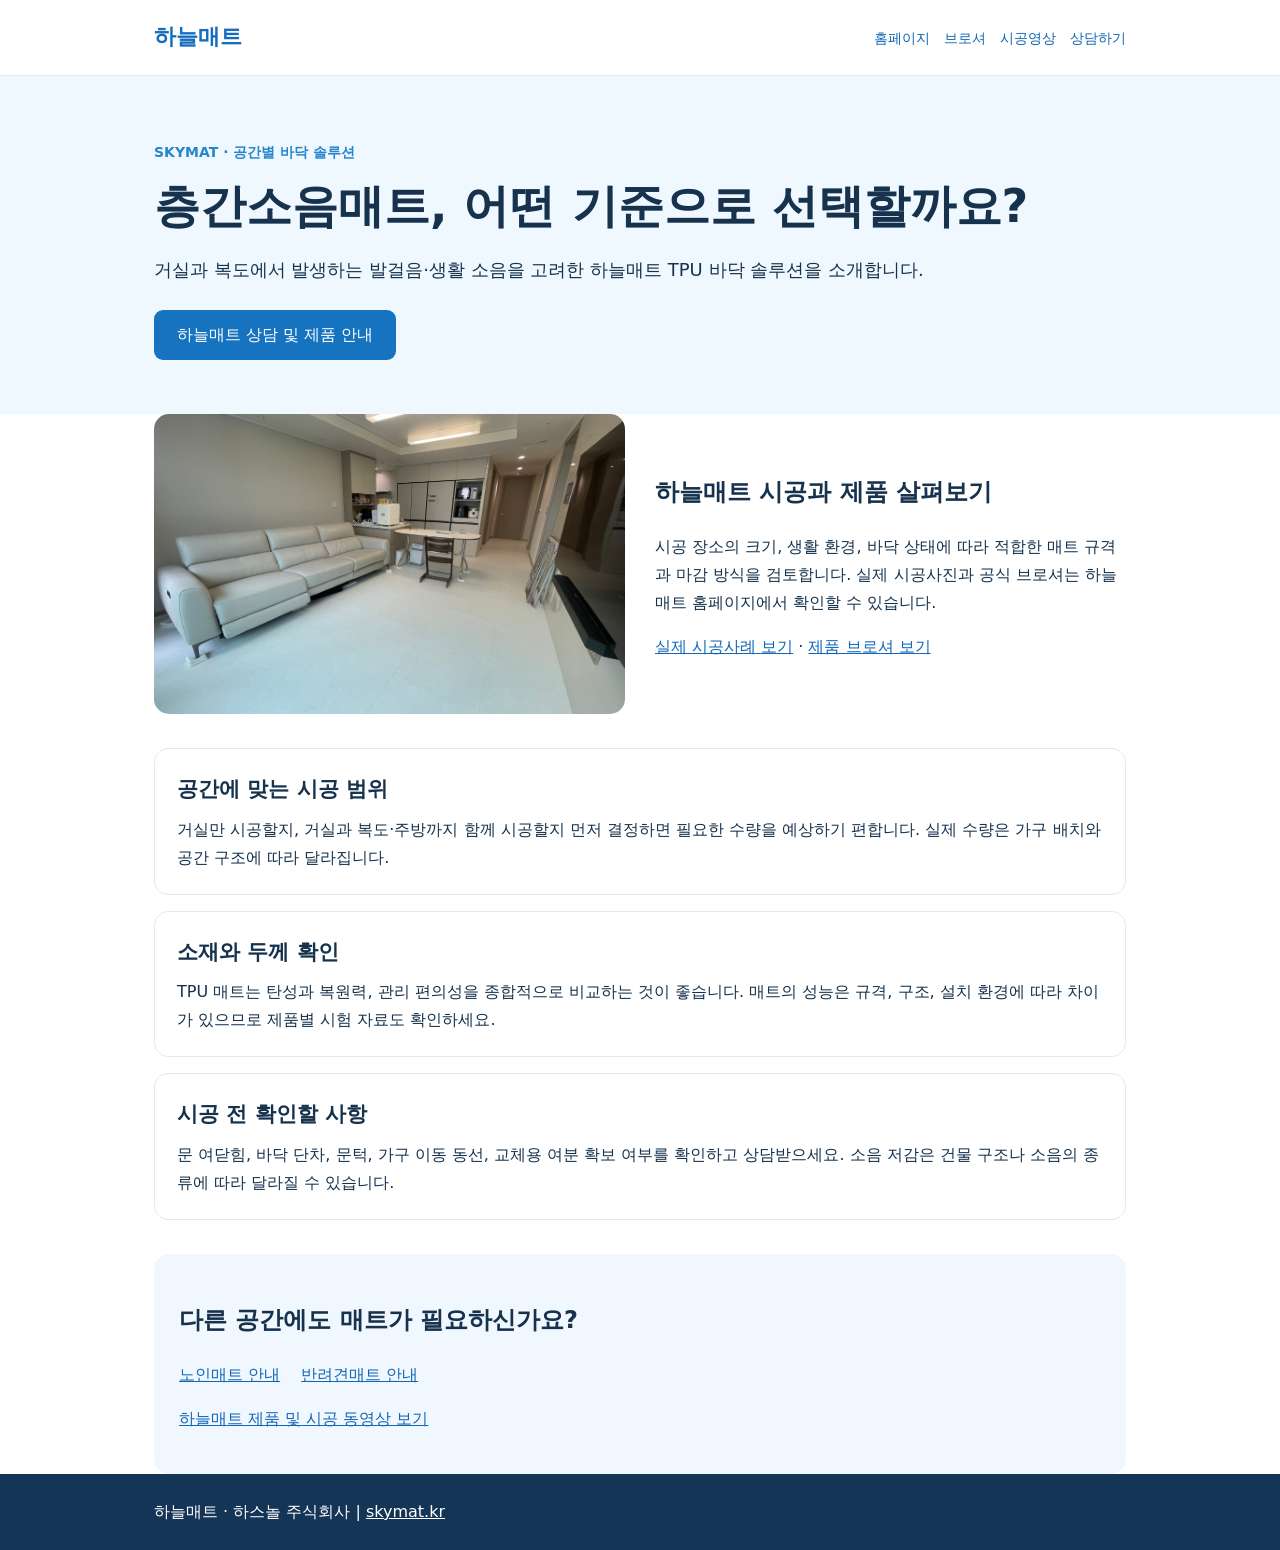
<file: floor-noise-mat.html>
<!doctype html>
<html lang="ko"><head>
<meta charset="utf-8"><meta name="viewport" content="width=device-width,initial-scale=1">
<meta name="robots" content="index,follow,max-image-preview:large">
<title>층간소음매트 | 하늘매트 TPU 바닥매트·시공 안내</title>
<meta name="description" content="거실과 복도에서 발생하는 발걸음·생활 소음을 고려한 하늘매트 TPU 바닥 솔루션을 소개합니다.">
<link rel="canonical" href="https://skymat.kr/floor-noise-mat.html">
<link rel="icon" type="image/svg+xml" href="/favicon.svg">
<meta property="og:type" content="article"><meta property="og:site_name" content="하늘매트"><meta property="og:locale" content="ko_KR">
<meta property="og:title" content="층간소음매트 | 하늘매트 TPU 바닥매트·시공 안내"><meta property="og:description" content="거실과 복도에서 발생하는 발걸음·생활 소음을 고려한 하늘매트 TPU 바닥 솔루션을 소개합니다.">
<meta property="og:url" content="https://skymat.kr/floor-noise-mat.html"><meta property="og:image" content="https://skymat.kr/images/거실주방2.jpg">
<script type="application/ld+json">{"@context":"https://schema.org","@type":"WebPage","name":"층간소음매트 | 하늘매트 TPU 바닥매트·시공 안내","url":"https://skymat.kr/floor-noise-mat.html","description":"거실과 복도에서 발생하는 발걸음·생활 소음을 고려한 하늘매트 TPU 바닥 솔루션을 소개합니다.","primaryImageOfPage":{"@type":"ImageObject","contentUrl":"https://skymat.kr/images/거실주방2.jpg"}}</script>
<style>
*{box-sizing:border-box}body{font-family:system-ui,-apple-system,"Noto Sans KR",sans-serif;margin:0;color:#16324d;background:#fff;line-height:1.75}a{color:#1267b6}header{border-bottom:1px solid #e0eaf6;background:#fff}.wrap{max-width:1020px;margin:auto;padding:0 24px}.bar{min-height:75px;display:flex;align-items:center;justify-content:space-between;gap:16px}.logo{font-size:22px;font-weight:800;text-decoration:none;color:#166cbd}.bar nav a{margin-left:14px;text-decoration:none;font-size:14px}.hero{background:#eff7ff;padding:64px 0 54px}.kicker{font-weight:800;color:#2586cb;font-size:14px}.hero h1{font-size:clamp(29px,4.5vw,46px);line-height:1.3;margin:12px 0}.hero p{max-width:780px;font-size:18px}.hero .cta{display:inline-block;background:#1673bf;color:white;text-decoration:none;padding:11px 23px;border-radius:9px;margin-top:6px}main{padding:38px 0 65px}.feature{display:grid;grid-template-columns:minmax(0,1fr) minmax(0,1fr);align-items:center;gap:30px}.feature img{max-width:100%;width:100%;height:300px;object-fit:cover;border-radius:15px}.facts{margin-top:34px;display:grid;gap:16px}.facts article{border:1px solid #e1eaf5;border-radius:14px;padding:22px}.facts h2{font-size:21px;margin:0 0 8px}.facts p{margin:0}.links{margin-top:34px;padding:25px;border-radius:15px;background:#f1f7ff}.links a{display:inline-block;margin-right:16px}footer{background:#153557;color:#fff;padding:24px 0}footer a{color:#fff}@media(max-width:650px){.feature{grid-template-columns:1fr}.feature img{height:240px}.bar{flex-wrap:wrap;padding:13px 0}.bar nav a{margin-left:9px}.hero{padding:42px 0}}
</style></head>
<body>
<header><div class="wrap bar"><a class="logo" href="/">하늘매트</a><nav aria-label="주요 메뉴"><a href="/">홈페이지</a><a href="/#brochure">브로셔</a><a href="/#youtube">시공영상</a><a href="/#contact">상담하기</a></nav></div></header>
<section class="hero"><div class="wrap"><div class="kicker">SKYMAT · 공간별 바닥 솔루션</div><h1>층간소음매트, 어떤 기준으로 선택할까요?</h1><p>거실과 복도에서 발생하는 발걸음·생활 소음을 고려한 하늘매트 TPU 바닥 솔루션을 소개합니다.</p><a class="cta" href="/#contact">하늘매트 상담 및 제품 안내</a></div></section>
<main class="wrap"><div class="feature"><img src="/images/거실주방2.jpg" alt="하늘매트 TPU 층간소음매트 거실 및 주방 시공 후 모습" width="720" height="480"><div><h2>하늘매트 시공과 제품 살펴보기</h2><p>시공 장소의 크기, 생활 환경, 바닥 상태에 따라 적합한 매트 규격과 마감 방식을 검토합니다. 실제 시공사진과 공식 브로셔는 하늘매트 홈페이지에서 확인할 수 있습니다.</p><p><a href="/#gallery">실제 시공사례 보기</a> · <a href="/#brochure">제품 브로셔 보기</a></p></div></div>
<section class="facts" aria-label="선택 기준"><article><h2>공간에 맞는 시공 범위</h2><p>거실만 시공할지, 거실과 복도·주방까지 함께 시공할지 먼저 결정하면 필요한 수량을 예상하기 편합니다. 실제 수량은 가구 배치와 공간 구조에 따라 달라집니다.</p></article>
<article><h2>소재와 두께 확인</h2><p>TPU 매트는 탄성과 복원력, 관리 편의성을 종합적으로 비교하는 것이 좋습니다. 매트의 성능은 규격, 구조, 설치 환경에 따라 차이가 있으므로 제품별 시험 자료도 확인하세요.</p></article>
<article><h2>시공 전 확인할 사항</h2><p>문 여닫힘, 바닥 단차, 문턱, 가구 이동 동선, 교체용 여분 확보 여부를 확인하고 상담받으세요. 소음 저감은 건물 구조나 소음의 종류에 따라 달라질 수 있습니다.</p></article></section>
<section class="links"><h2>다른 공간에도 매트가 필요하신가요?</h2><a href="/senior-safety-mat.html">노인매트 안내</a> <a href="/pet-mat.html">반려견매트 안내</a><p><a href="/#youtube">하늘매트 제품 및 시공 동영상 보기</a></p></section>
</main><footer><div class="wrap">하늘매트 · 하스놀 주식회사 | <a href="/">skymat.kr</a></div></footer>
</body></html>
</file>
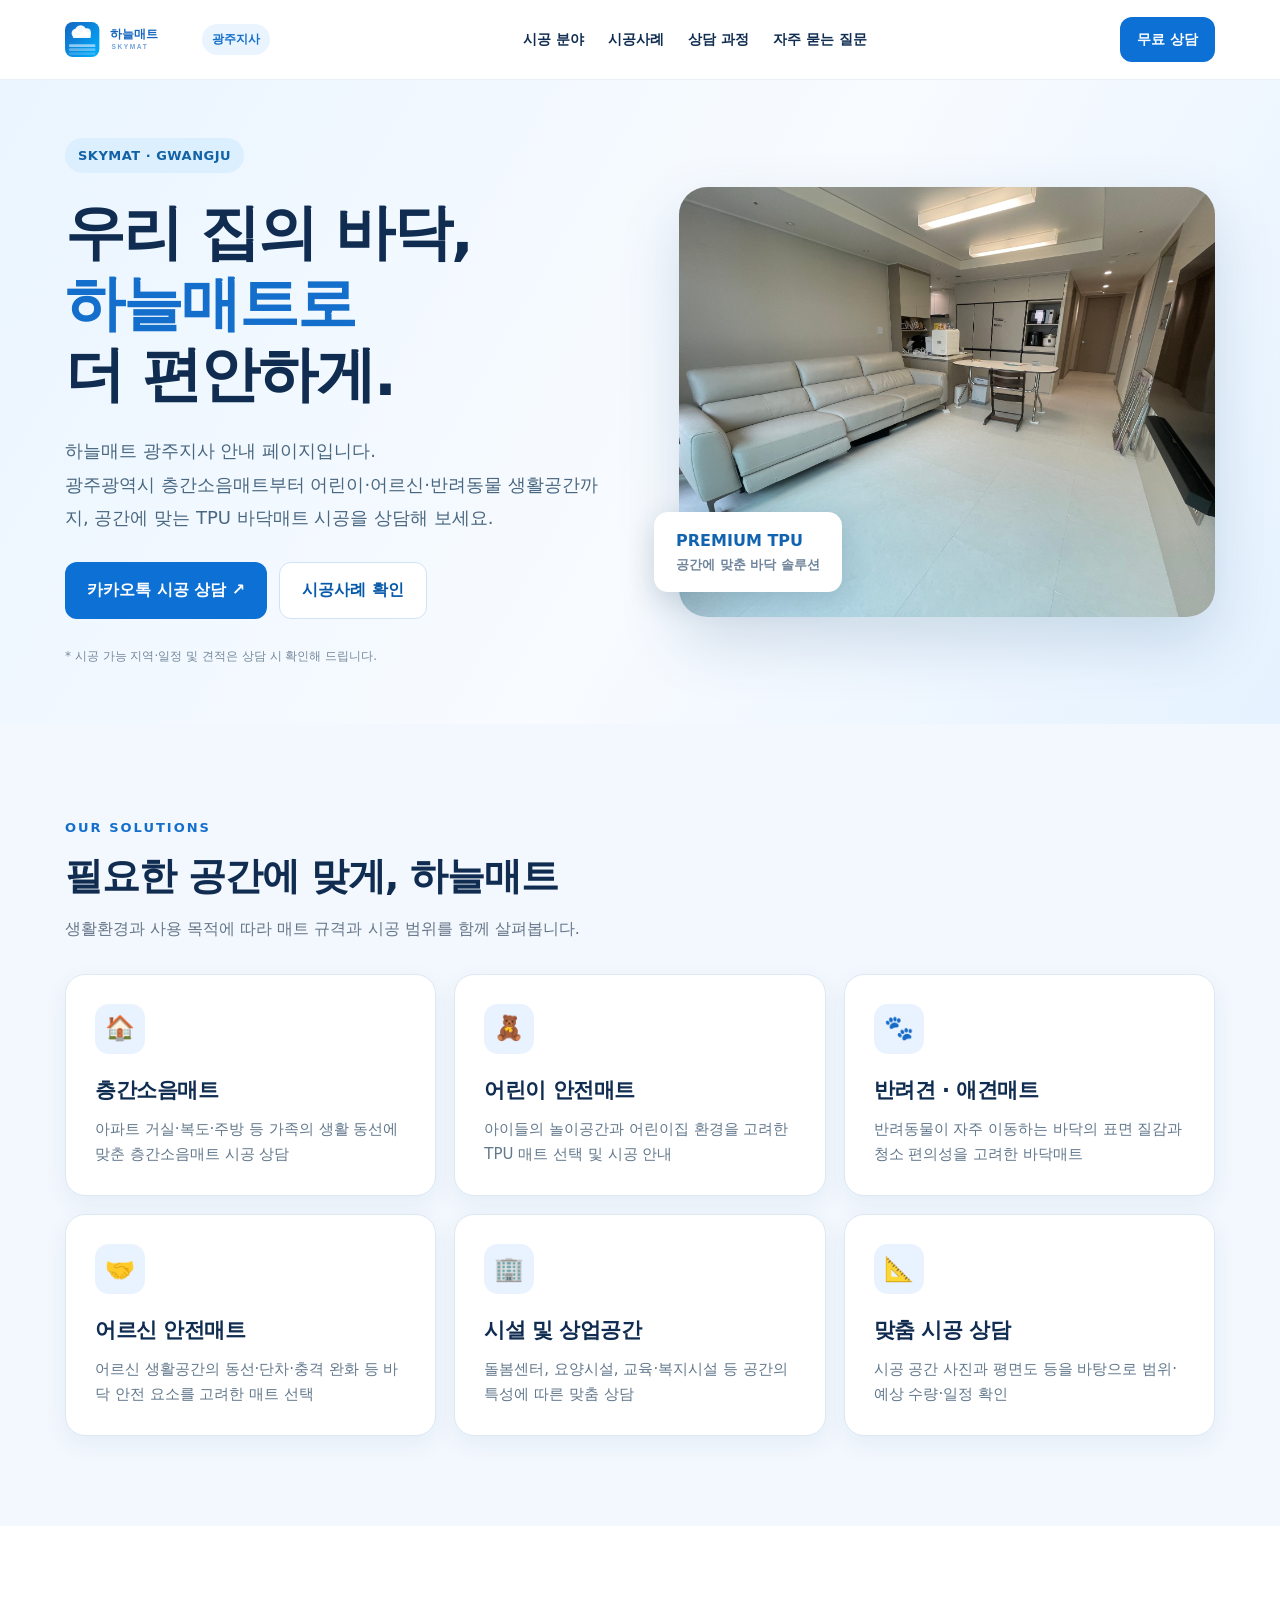
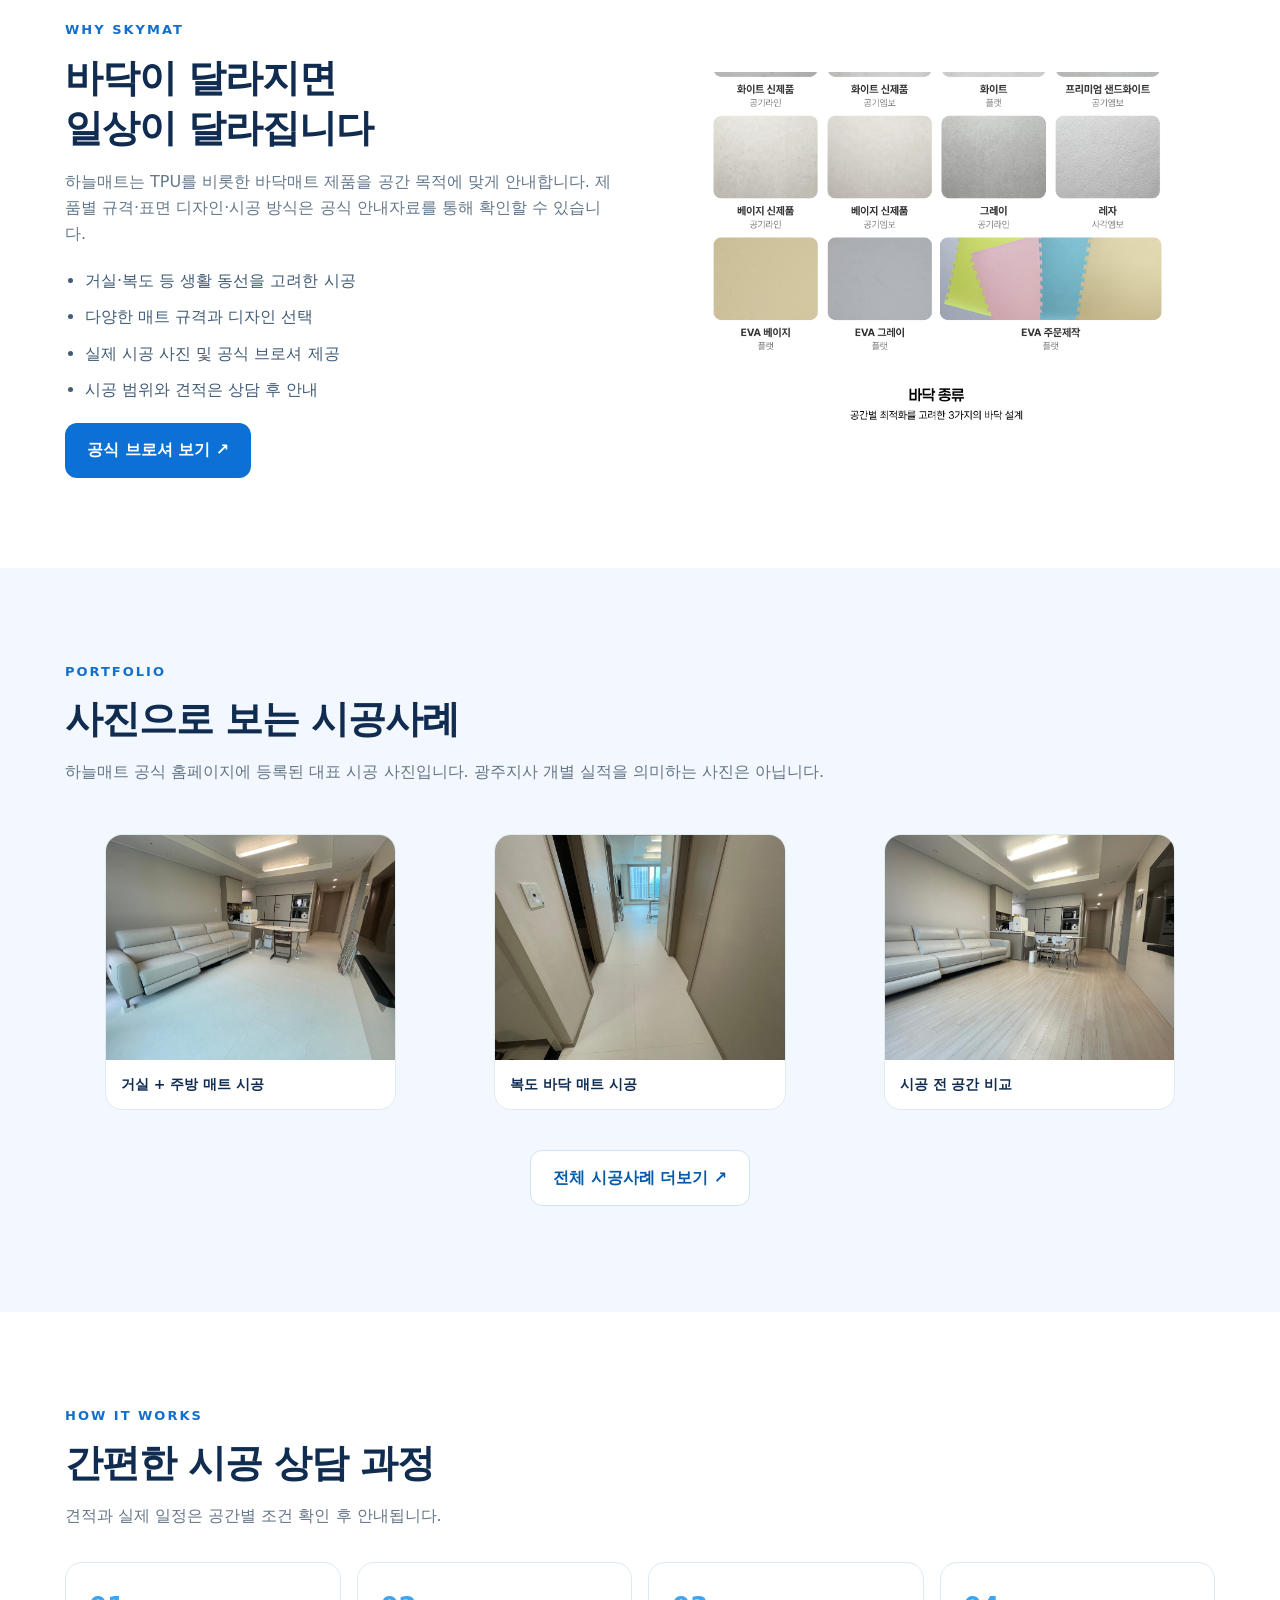
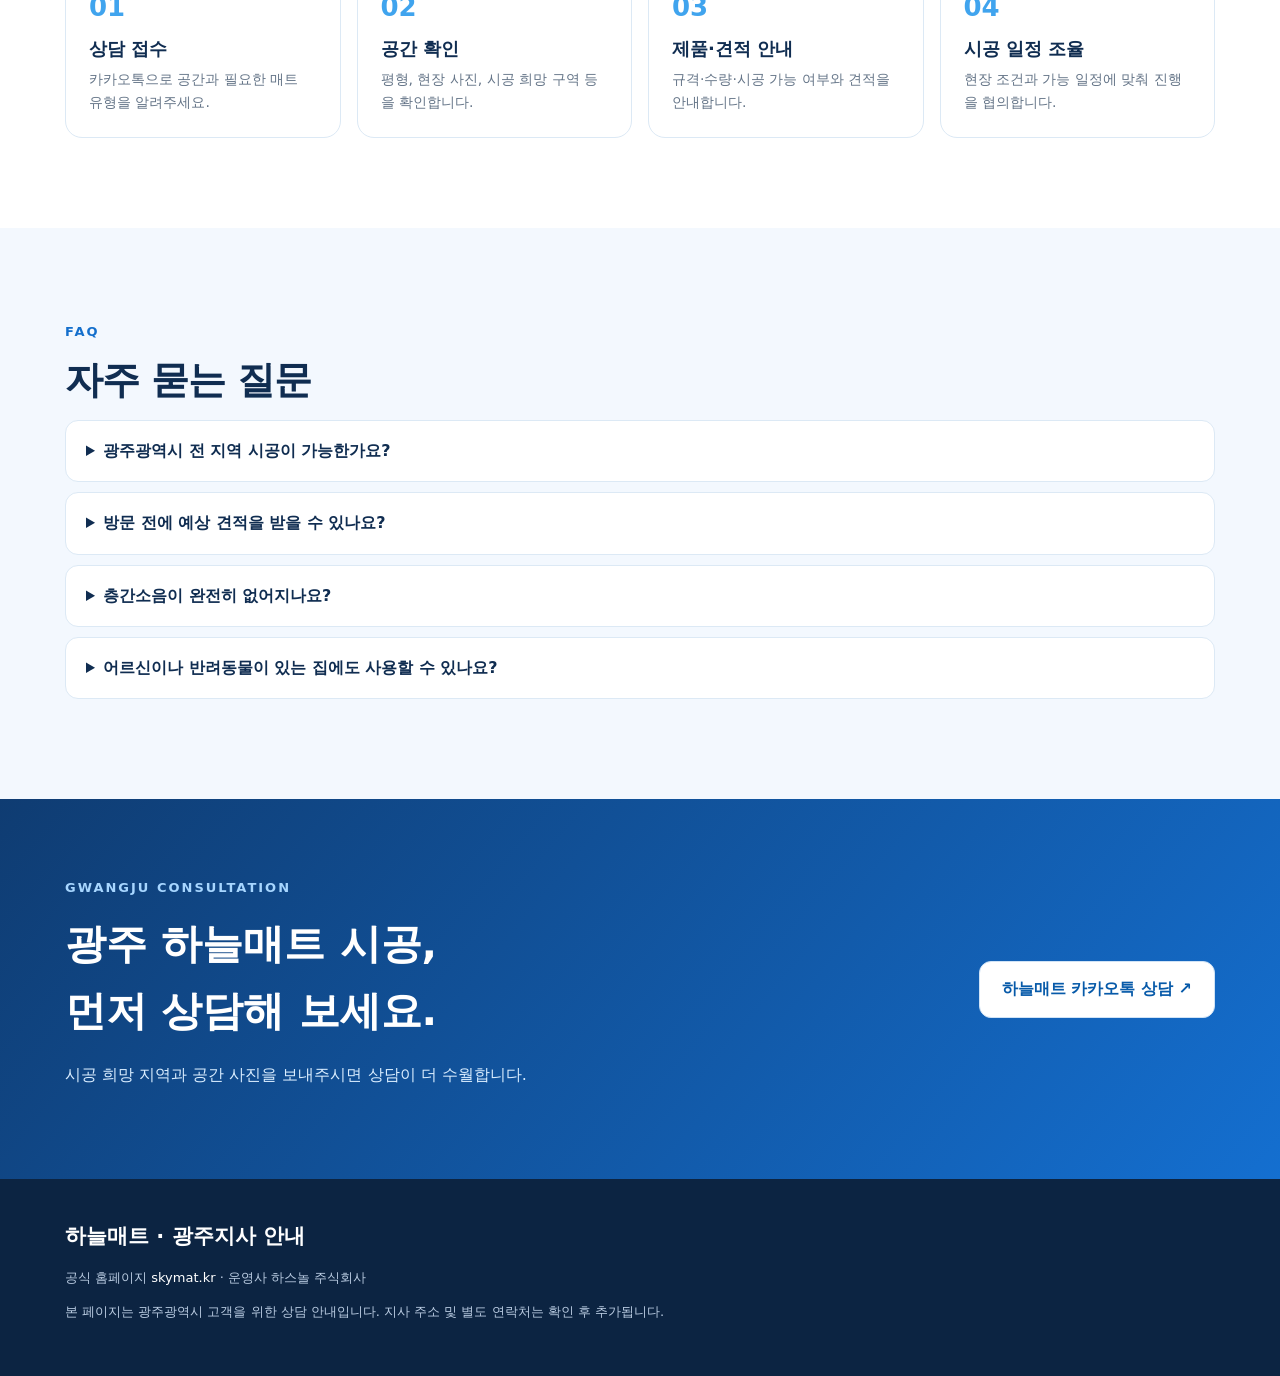
<file: gwangju.html>
<!DOCTYPE html>
<html lang="ko">
<head>
<meta charset="UTF-8"><meta name="viewport" content="width=device-width,initial-scale=1">
<title>하늘매트 광주지사 | 광주 층간소음매트·TPU매트 시공 상담</title>
<meta name="description" content="하늘매트 광주지사 안내. 광주광역시 층간소음매트·유아매트·어르신 안전매트·반려견매트·TPU매트 시공 상담. 제품 규격, 시공사례와 공식 브로셔를 확인하세요.">
<meta name="keywords" content="하늘매트 광주지사,광주 층간소음매트,광주 TPU매트,광주 매트시공,광주 유아매트,광주 노인매트,광주 반려견매트">
<meta name="robots" content="index,follow,max-image-preview:large"><link rel="canonical" href="https://skymat.kr/gwangju.html"><link rel="icon" href="/favicon.svg" type="image/svg+xml">
<meta property="og:type" content="website"><meta property="og:locale" content="ko_KR"><meta property="og:site_name" content="하늘매트"><meta property="og:title" content="하늘매트 광주지사 | 광주 층간소음매트 시공 상담"><meta property="og:description" content="광주광역시 하늘매트 층간소음매트·TPU 바닥매트 시공 상담 및 공식 시공사례 안내"><meta property="og:url" content="https://skymat.kr/gwangju.html"><meta property="og:image" content="https://skymat.kr/images/%EA%B1%B0%EC%8B%A4%EC%A3%BC%EB%B0%A92.jpg"><meta property="og:image:alt" content="하늘매트 거실 주방 TPU매트 시공 사례">
<script type="application/ld+json">{"@context":"https://schema.org","@type":"WebPage","name":"하늘매트 광주지사 | 광주 층간소음매트 시공 상담","url":"https://skymat.kr/gwangju.html","description":"광주광역시를 위한 하늘매트 TPU 바닥매트 제품 및 시공 상담 안내","isPartOf":{"@type":"WebSite","name":"하늘매트","url":"https://skymat.kr/"},"primaryImageOfPage":"https://skymat.kr/images/%EA%B1%B0%EC%8B%A4%EC%A3%BC%EB%B0%A92.jpg"}</script>
<style>
:root{--navy:#102d51;--blue:#146fcc;--sky:#40a4ee;--muted:#657588;--line:#dce9f5;--soft:#f3f8fe}*{box-sizing:border-box}html{scroll-behavior:smooth}body{margin:0;font-family:"Pretendard","Noto Sans KR",system-ui,-apple-system,sans-serif;color:var(--navy);line-height:1.65}a{text-decoration:none;color:inherit}img{max-width:100%;display:block}.container{width:min(1150px,calc(100% - 40px));margin:auto}.header{height:80px;background:#fff;border-bottom:1px solid #ecf1f7;position:sticky;top:0;z-index:20}.head-inner{height:100%;display:flex;align-items:center;justify-content:space-between;gap:20px}.brand{display:flex;align-items:center;gap:12px}.brand img{width:125px;height:auto}.branch-tag{font-size:12px;font-weight:800;color:var(--blue);padding:6px 10px;border-radius:30px;background:#e9f4ff;white-space:nowrap}.nav{display:flex;align-items:center;gap:24px;font-size:14px;font-weight:700}.nav a:hover{color:var(--blue)}.btn{display:inline-flex;justify-content:center;align-items:center;gap:9px;padding:14px 22px;border-radius:12px;font-weight:800;transition:transform .2s,box-shadow .2s}.btn:hover{transform:translateY(-2px);box-shadow:0 10px 25px #0a44851c}.btn-primary{background:#0c70d4;color:white}.btn-white{background:#fff;color:#075aa9;border:1px solid #d0e3f6}.hero{background:linear-gradient(120deg,#eaf5ff 0%,#f8fbff 55%,#e5f2ff 100%);overflow:hidden}.hero-grid{display:grid;grid-template-columns:1.03fr .97fr;align-items:center;gap:45px;min-height:590px;padding:58px 0}.eyebrow{display:inline-flex;padding:7px 13px;background:#dcefff;color:#1262a6;font-weight:900;font-size:13px;border-radius:50px;letter-spacing:.5px}.hero h1{font-size:clamp(36px,4.7vw,63px);letter-spacing:-2px;line-height:1.18;margin:24px 0}.hero h1 em{font-style:normal;color:var(--blue)}.hero p{font-size:18px;color:#496780;line-height:1.85;max-width:550px}.buttons{display:flex;flex-wrap:wrap;gap:12px;margin:28px 0}.hero-note{font-size:12px;color:#75889b}.hero-visual{position:relative}.hero-visual img{height:430px;width:100%;object-fit:cover;border-radius:28px;box-shadow:0 25px 60px #174c742b}.floating{position:absolute;left:-25px;bottom:25px;background:#fff;padding:16px 22px;border-radius:14px;box-shadow:0 8px 30px #08284f2a;font-weight:900;color:#1264b1}.floating small{display:block;color:#70849b;font-weight:600}.section{padding:90px 0}.section.soft{background:var(--soft)}.overline{color:var(--blue);font-weight:900;font-size:13px;letter-spacing:2px}.section h2{font-size:clamp(28px,3vw,39px);line-height:1.3;letter-spacing:-1.1px;margin:10px 0 15px}.intro{color:var(--muted);font-size:16px;margin:0 0 32px}.cards{display:grid;grid-template-columns:repeat(3,1fr);gap:18px}.card{padding:29px;background:white;border:1px solid var(--line);border-radius:20px;box-shadow:0 8px 25px #123c6910}.card-icon{width:50px;height:50px;border-radius:14px;background:#e8f3ff;display:grid;place-items:center;font-size:24px}.card h3{font-size:21px;letter-spacing:-.5px;margin:19px 0 9px}.card p{color:#62788c;margin:0;font-size:15px}.feature{display:grid;grid-template-columns:1fr 1fr;gap:36px;align-items:center}.feature img{height:350px;width:100%;object-fit:cover;border-radius:22px}.feature p{color:#64788a}.bullet{margin:20px 0;padding-left:20px;color:#415c76}.bullet li{margin:10px 0}.gallery{display:grid;grid-template-columns:repeat(3,1fr);gap:18px}.photo{border-radius:17px;overflow:hidden;background:#fff;border:1px solid #e0eaf2}.photo img{width:100%;height:225px;object-fit:cover}.photo figcaption{padding:13px 15px;font-size:14px;font-weight:700}.process{display:grid;grid-template-columns:repeat(4,1fr);gap:16px}.step{background:white;padding:23px;border:1px solid var(--line);border-radius:17px}.step b{font-size:26px;color:var(--sky)}.step h3{margin:5px 0;font-size:18px}.step p{color:var(--muted);font-size:14px;margin:0}.cta{background:linear-gradient(130deg,#0f3c72,#146fd0);color:white;padding:75px 0}.cta .wrap{display:flex;justify-content:space-between;align-items:center;gap:20px}.cta h2{font-size:clamp(29px,3.5vw,41px);margin:10px 0}.cta p{color:#d9edff}.foot{background:#0c2442;padding:40px 0;color:#b9cbe1;font-size:13px}.foot strong{color:white;font-size:21px}.foot a{color:white}.sticky{display:none}.faq details{border:1px solid var(--line);padding:17px 20px;border-radius:13px;margin:10px 0;background:white}.faq summary{cursor:pointer;font-weight:800}.faq p{color:var(--muted)}@media(max-width:820px){.nav{display:none}.hero-grid,.feature{grid-template-columns:1fr}.hero-grid{padding:42px 0;gap:28px}.hero-visual img{height:310px}.floating{left:12px;bottom:12px}.cards,.gallery{grid-template-columns:repeat(2,1fr)}.process{grid-template-columns:repeat(2,1fr)}.cta .wrap{display:block}.section{padding:64px 0}}@media(max-width:580px){.container{width:min(100% - 32px,1150px)}.header{height:70px}.brand img{width:105px}.hero h1{letter-spacing:-1.2px}.hero p{font-size:16px}.buttons .btn{width:100%}.cards,.gallery,.process{grid-template-columns:1fr}.hero-visual img{height:250px}.section{padding:54px 0}.sticky{display:block;position:fixed;bottom:0;left:0;right:0;z-index:25;background:#fff;padding:12px 16px;box-shadow:0 -5px 24px #102d5124}.sticky a{display:block;text-align:center;background:#0b73d5;color:white;border-radius:11px;padding:12px 10px;font-weight:900}.foot{padding-bottom:95px}}@media(prefers-reduced-motion:reduce){html{scroll-behavior:auto}.btn{transition:none}}
</style></head>
<body>
<header class="header"><div class="container head-inner"><a class="brand" href="/"><img src="/images/logo.svg" alt="하늘매트 공식 로고"><span class="branch-tag">광주지사</span></a><nav class="nav" aria-label="페이지 메뉴"><a href="#solutions">시공 분야</a><a href="#portfolio">시공사례</a><a href="#process">상담 과정</a><a href="#faq">자주 묻는 질문</a></nav><a class="btn btn-primary" style="padding:11px 17px;font-size:14px" href="https://pf.kakao.com/_yBrxhG/chat" target="_blank" rel="noopener noreferrer">무료 상담</a></div></header>
<main>
<section class="hero"><div class="container hero-grid"><div><span class="eyebrow">SKYMAT · GWANGJU</span><h1>우리 집의 바닥,<br><em>하늘매트로</em><br>더 편안하게.</h1><p>하늘매트 광주지사 안내 페이지입니다.<br>광주광역시 층간소음매트부터 어린이·어르신·반려동물 생활공간까지, 공간에 맞는 TPU 바닥매트 시공을 상담해 보세요.</p><div class="buttons"><a class="btn btn-primary" href="https://pf.kakao.com/_yBrxhG/chat" target="_blank" rel="noopener noreferrer">카카오톡 시공 상담 ↗</a><a class="btn btn-white" href="#portfolio">시공사례 확인</a></div><div class="hero-note">* 시공 가능 지역·일정 및 견적은 상담 시 확인해 드립니다.</div></div><div class="hero-visual"><img src="/images/거실주방2.jpg" alt="하늘매트 프리미엄 TPU 매트 거실 주방 시공 사례"><div class="floating">PREMIUM TPU<small>공간에 맞춘 바닥 솔루션</small></div></div></div></section>
<section class="section soft" id="solutions"><div class="container"><span class="overline">OUR SOLUTIONS</span><h2>필요한 공간에 맞게, 하늘매트</h2><p class="intro">생활환경과 사용 목적에 따라 매트 규격과 시공 범위를 함께 살펴봅니다.</p><div class="cards"><article class="card"><div class="card-icon">🏠</div><h3>층간소음매트</h3><p>아파트 거실·복도·주방 등 가족의 생활 동선에 맞춘 층간소음매트 시공 상담</p></article><article class="card"><div class="card-icon">🧸</div><h3>어린이 안전매트</h3><p>아이들의 놀이공간과 어린이집 환경을 고려한 TPU 매트 선택 및 시공 안내</p></article><article class="card"><div class="card-icon">🐾</div><h3>반려견 · 애견매트</h3><p>반려동물이 자주 이동하는 바닥의 표면 질감과 청소 편의성을 고려한 바닥매트</p></article><article class="card"><div class="card-icon">🤝</div><h3>어르신 안전매트</h3><p>어르신 생활공간의 동선·단차·충격 완화 등 바닥 안전 요소를 고려한 매트 선택</p></article><article class="card"><div class="card-icon">🏢</div><h3>시설 및 상업공간</h3><p>돌봄센터, 요양시설, 교육·복지시설 등 공간의 특성에 따른 맞춤 상담</p></article><article class="card"><div class="card-icon">📐</div><h3>맞춤 시공 상담</h3><p>시공 공간 사진과 평면도 등을 바탕으로 범위·예상 수량·일정 확인</p></article></div></div></section>
<section class="section" id="why"><div class="container feature"><div><span class="overline">WHY SKYMAT</span><h2>바닥이 달라지면<br>일상이 달라집니다</h2><p>하늘매트는 TPU를 비롯한 바닥매트 제품을 공간 목적에 맞게 안내합니다. 제품별 규격·표면 디자인·시공 방식은 공식 안내자료를 통해 확인할 수 있습니다.</p><ul class="bullet"><li>거실·복도 등 생활 동선을 고려한 시공</li><li>다양한 매트 규격과 디자인 선택</li><li>실제 시공 사진 및 공식 브로셔 제공</li><li>시공 범위와 견적은 상담 후 안내</li></ul><a class="btn btn-primary" href="/#brochure">공식 브로셔 보기 ↗</a></div><img src="/images/제품라인업.png" alt="하늘매트 제품 라인업 안내 이미지" loading="lazy"></div></section>
<section class="section soft" id="portfolio"><div class="container"><span class="overline">PORTFOLIO</span><h2>사진으로 보는 시공사례</h2><p class="intro">하늘매트 공식 홈페이지에 등록된 대표 시공 사진입니다. 광주지사 개별 실적을 의미하는 사진은 아닙니다.</p><div class="gallery"><figure class="photo"><img src="/images/거실주방2.jpg" loading="lazy" alt="하늘매트 거실과 주방 매트 시공 후 모습"><figcaption>거실 + 주방 매트 시공</figcaption></figure><figure class="photo"><img src="/images/복도2.jpg" loading="lazy" alt="하늘매트 아파트 복도 매트 시공 후 모습"><figcaption>복도 바닥 매트 시공</figcaption></figure><figure class="photo"><img src="/images/거실주방.jpg" loading="lazy" alt="하늘매트 시공 전 거실 주방 공간"><figcaption>시공 전 공간 비교</figcaption></figure></div><p style="margin-top:24px;text-align:center"><a class="btn btn-white" href="/#gallery">전체 시공사례 더보기 ↗</a></p></div></section>
<section class="section" id="process"><div class="container"><span class="overline">HOW IT WORKS</span><h2>간편한 시공 상담 과정</h2><p class="intro">견적과 실제 일정은 공간별 조건 확인 후 안내됩니다.</p><div class="process"><div class="step"><b>01</b><h3>상담 접수</h3><p>카카오톡으로 공간과 필요한 매트 유형을 알려주세요.</p></div><div class="step"><b>02</b><h3>공간 확인</h3><p>평형, 현장 사진, 시공 희망 구역 등을 확인합니다.</p></div><div class="step"><b>03</b><h3>제품·견적 안내</h3><p>규격·수량·시공 가능 여부와 견적을 안내합니다.</p></div><div class="step"><b>04</b><h3>시공 일정 조율</h3><p>현장 조건과 가능 일정에 맞춰 진행을 협의합니다.</p></div></div></div></section>
<section class="section soft faq" id="faq"><div class="container"><span class="overline">FAQ</span><h2>자주 묻는 질문</h2><details><summary>광주광역시 전 지역 시공이 가능한가요?</summary><p>시공 가능 지역과 일정은 실제 담당팀 및 현장 상황에 따라 달라질 수 있으므로 상담에서 확인해 주세요.</p></details><details><summary>방문 전에 예상 견적을 받을 수 있나요?</summary><p>공간 크기, 시공 위치와 원하시는 규격, 사진 또는 평면도를 보내주시면 상담을 통해 예상 수량과 견적 안내를 받을 수 있습니다.</p></details><details><summary>층간소음이 완전히 없어지나요?</summary><p>매트 설치에 따른 효과는 소음 종류와 건물 구조, 시공 조건에 따라 달라집니다. 모든 소음을 없애는 것은 아닙니다.</p></details><details><summary>어르신이나 반려동물이 있는 집에도 사용할 수 있나요?</summary><p>사용 목적에 맞는 표면 상태, 마찰 특성, 청소 편의성, 출입구 단차 등을 상담에서 확인하고 선택하는 것이 좋습니다.</p></details></div></section>
<section class="cta" id="contact"><div class="container wrap"><div><span class="overline" style="color:#a7d6ff">GWANGJU CONSULTATION</span><h2>광주 하늘매트 시공,<br>먼저 상담해 보세요.</h2><p>시공 희망 지역과 공간 사진을 보내주시면 상담이 더 수월합니다.</p></div><a class="btn btn-white" href="https://pf.kakao.com/_yBrxhG/chat" target="_blank" rel="noopener noreferrer">하늘매트 카카오톡 상담 ↗</a></div></section>
</main><footer class="foot"><div class="container"><strong>하늘매트 · 광주지사 안내</strong><p>공식 홈페이지 <a href="https://skymat.kr">skymat.kr</a> · 운영사 하스놀 주식회사</p><p>본 페이지는 광주광역시 고객을 위한 상담 안내입니다. 지사 주소 및 별도 연락처는 확인 후 추가됩니다.</p></div></footer>
<div class="sticky"><a href="https://pf.kakao.com/_yBrxhG/chat" target="_blank" rel="noopener noreferrer">광주지사 시공 상담하기 ↗</a></div>
</body></html>
</file>
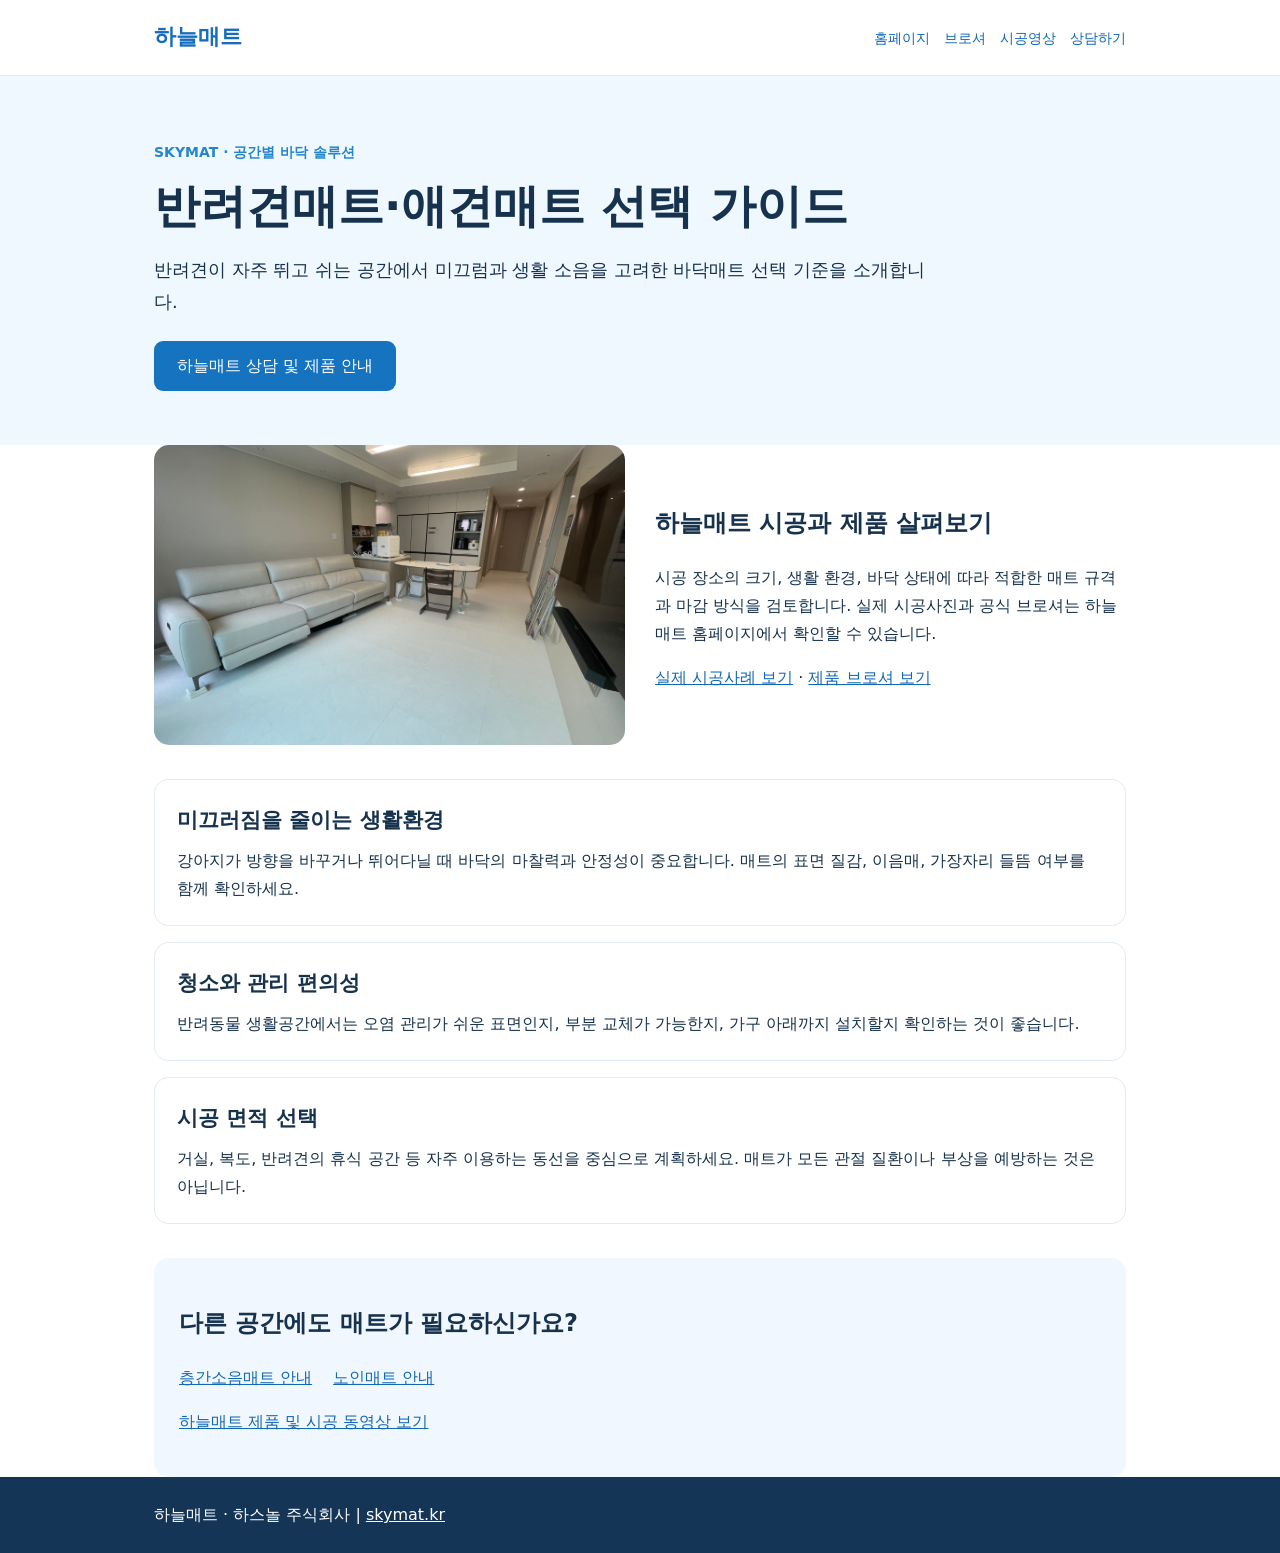
<file: pet-mat.html>
<!doctype html>
<html lang="ko"><head>
<meta charset="utf-8"><meta name="viewport" content="width=device-width,initial-scale=1">
<meta name="robots" content="index,follow,max-image-preview:large">
<title>반려견매트·애견매트·강아지매트 | 하늘매트</title>
<meta name="description" content="반려견이 자주 뛰고 쉬는 공간에서 미끄럼과 생활 소음을 고려한 바닥매트 선택 기준을 소개합니다.">
<link rel="canonical" href="https://skymat.kr/pet-mat.html">
<link rel="icon" type="image/svg+xml" href="/favicon.svg">
<meta property="og:type" content="article"><meta property="og:site_name" content="하늘매트"><meta property="og:locale" content="ko_KR">
<meta property="og:title" content="반려견매트·애견매트·강아지매트 | 하늘매트"><meta property="og:description" content="반려견이 자주 뛰고 쉬는 공간에서 미끄럼과 생활 소음을 고려한 바닥매트 선택 기준을 소개합니다.">
<meta property="og:url" content="https://skymat.kr/pet-mat.html"><meta property="og:image" content="https://skymat.kr/images/거실주방2.jpg">
<script type="application/ld+json">{"@context":"https://schema.org","@type":"WebPage","name":"반려견매트·애견매트·강아지매트 | 하늘매트","url":"https://skymat.kr/pet-mat.html","description":"반려견이 자주 뛰고 쉬는 공간에서 미끄럼과 생활 소음을 고려한 바닥매트 선택 기준을 소개합니다.","primaryImageOfPage":{"@type":"ImageObject","contentUrl":"https://skymat.kr/images/거실주방2.jpg"}}</script>
<style>
*{box-sizing:border-box}body{font-family:system-ui,-apple-system,"Noto Sans KR",sans-serif;margin:0;color:#16324d;background:#fff;line-height:1.75}a{color:#1267b6}header{border-bottom:1px solid #e0eaf6;background:#fff}.wrap{max-width:1020px;margin:auto;padding:0 24px}.bar{min-height:75px;display:flex;align-items:center;justify-content:space-between;gap:16px}.logo{font-size:22px;font-weight:800;text-decoration:none;color:#166cbd}.bar nav a{margin-left:14px;text-decoration:none;font-size:14px}.hero{background:#eff7ff;padding:64px 0 54px}.kicker{font-weight:800;color:#2586cb;font-size:14px}.hero h1{font-size:clamp(29px,4.5vw,46px);line-height:1.3;margin:12px 0}.hero p{max-width:780px;font-size:18px}.hero .cta{display:inline-block;background:#1673bf;color:white;text-decoration:none;padding:11px 23px;border-radius:9px;margin-top:6px}main{padding:38px 0 65px}.feature{display:grid;grid-template-columns:minmax(0,1fr) minmax(0,1fr);align-items:center;gap:30px}.feature img{max-width:100%;width:100%;height:300px;object-fit:cover;border-radius:15px}.facts{margin-top:34px;display:grid;gap:16px}.facts article{border:1px solid #e1eaf5;border-radius:14px;padding:22px}.facts h2{font-size:21px;margin:0 0 8px}.facts p{margin:0}.links{margin-top:34px;padding:25px;border-radius:15px;background:#f1f7ff}.links a{display:inline-block;margin-right:16px}footer{background:#153557;color:#fff;padding:24px 0}footer a{color:#fff}@media(max-width:650px){.feature{grid-template-columns:1fr}.feature img{height:240px}.bar{flex-wrap:wrap;padding:13px 0}.bar nav a{margin-left:9px}.hero{padding:42px 0}}
</style></head>
<body>
<header><div class="wrap bar"><a class="logo" href="/">하늘매트</a><nav aria-label="주요 메뉴"><a href="/">홈페이지</a><a href="/#brochure">브로셔</a><a href="/#youtube">시공영상</a><a href="/#contact">상담하기</a></nav></div></header>
<section class="hero"><div class="wrap"><div class="kicker">SKYMAT · 공간별 바닥 솔루션</div><h1>반려견매트·애견매트 선택 가이드</h1><p>반려견이 자주 뛰고 쉬는 공간에서 미끄럼과 생활 소음을 고려한 바닥매트 선택 기준을 소개합니다.</p><a class="cta" href="/#contact">하늘매트 상담 및 제품 안내</a></div></section>
<main class="wrap"><div class="feature"><img src="/images/거실주방2.jpg" alt="반려견과 함께 생활하는 가정에 참고할 수 있는 하늘매트 거실 시공 모습" width="720" height="480"><div><h2>하늘매트 시공과 제품 살펴보기</h2><p>시공 장소의 크기, 생활 환경, 바닥 상태에 따라 적합한 매트 규격과 마감 방식을 검토합니다. 실제 시공사진과 공식 브로셔는 하늘매트 홈페이지에서 확인할 수 있습니다.</p><p><a href="/#gallery">실제 시공사례 보기</a> · <a href="/#brochure">제품 브로셔 보기</a></p></div></div>
<section class="facts" aria-label="선택 기준"><article><h2>미끄러짐을 줄이는 생활환경</h2><p>강아지가 방향을 바꾸거나 뛰어다닐 때 바닥의 마찰력과 안정성이 중요합니다. 매트의 표면 질감, 이음매, 가장자리 들뜸 여부를 함께 확인하세요.</p></article>
<article><h2>청소와 관리 편의성</h2><p>반려동물 생활공간에서는 오염 관리가 쉬운 표면인지, 부분 교체가 가능한지, 가구 아래까지 설치할지 확인하는 것이 좋습니다.</p></article>
<article><h2>시공 면적 선택</h2><p>거실, 복도, 반려견의 휴식 공간 등 자주 이용하는 동선을 중심으로 계획하세요. 매트가 모든 관절 질환이나 부상을 예방하는 것은 아닙니다.</p></article></section>
<section class="links"><h2>다른 공간에도 매트가 필요하신가요?</h2><a href="/floor-noise-mat.html">층간소음매트 안내</a> <a href="/senior-safety-mat.html">노인매트 안내</a><p><a href="/#youtube">하늘매트 제품 및 시공 동영상 보기</a></p></section>
</main><footer><div class="wrap">하늘매트 · 하스놀 주식회사 | <a href="/">skymat.kr</a></div></footer>
</body></html>
</file>
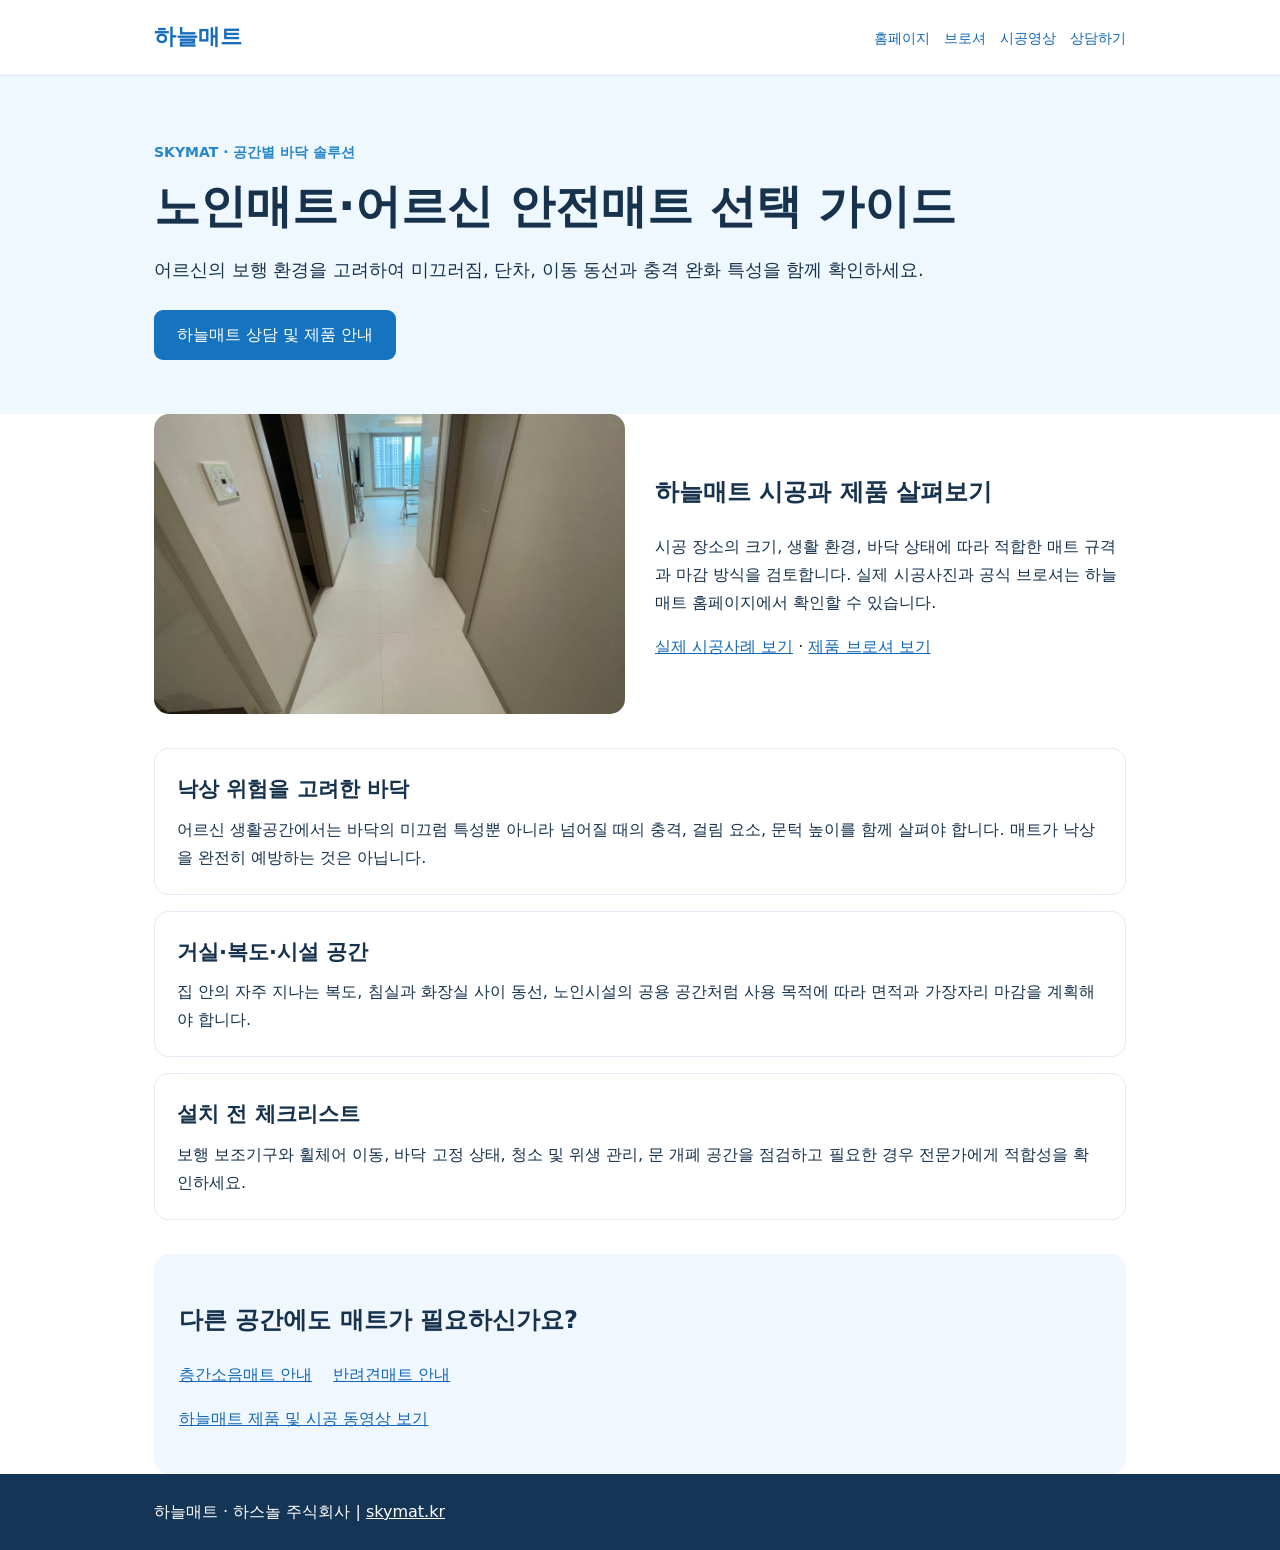
<file: senior-safety-mat.html>
<!doctype html>
<html lang="ko"><head>
<meta charset="utf-8"><meta name="viewport" content="width=device-width,initial-scale=1">
<meta name="robots" content="index,follow,max-image-preview:large">
<title>노인매트·어르신 안전매트 | 하늘매트 바닥 시공</title>
<meta name="description" content="어르신의 보행 환경을 고려하여 미끄러짐, 단차, 이동 동선과 충격 완화 특성을 함께 확인하세요.">
<link rel="canonical" href="https://skymat.kr/senior-safety-mat.html">
<link rel="icon" type="image/svg+xml" href="/favicon.svg">
<meta property="og:type" content="article"><meta property="og:site_name" content="하늘매트"><meta property="og:locale" content="ko_KR">
<meta property="og:title" content="노인매트·어르신 안전매트 | 하늘매트 바닥 시공"><meta property="og:description" content="어르신의 보행 환경을 고려하여 미끄러짐, 단차, 이동 동선과 충격 완화 특성을 함께 확인하세요.">
<meta property="og:url" content="https://skymat.kr/senior-safety-mat.html"><meta property="og:image" content="https://skymat.kr/images/복도2.jpg">
<script type="application/ld+json">{"@context":"https://schema.org","@type":"WebPage","name":"노인매트·어르신 안전매트 | 하늘매트 바닥 시공","url":"https://skymat.kr/senior-safety-mat.html","description":"어르신의 보행 환경을 고려하여 미끄러짐, 단차, 이동 동선과 충격 완화 특성을 함께 확인하세요.","primaryImageOfPage":{"@type":"ImageObject","contentUrl":"https://skymat.kr/images/복도2.jpg"}}</script>
<style>
*{box-sizing:border-box}body{font-family:system-ui,-apple-system,"Noto Sans KR",sans-serif;margin:0;color:#16324d;background:#fff;line-height:1.75}a{color:#1267b6}header{border-bottom:1px solid #e0eaf6;background:#fff}.wrap{max-width:1020px;margin:auto;padding:0 24px}.bar{min-height:75px;display:flex;align-items:center;justify-content:space-between;gap:16px}.logo{font-size:22px;font-weight:800;text-decoration:none;color:#166cbd}.bar nav a{margin-left:14px;text-decoration:none;font-size:14px}.hero{background:#eff7ff;padding:64px 0 54px}.kicker{font-weight:800;color:#2586cb;font-size:14px}.hero h1{font-size:clamp(29px,4.5vw,46px);line-height:1.3;margin:12px 0}.hero p{max-width:780px;font-size:18px}.hero .cta{display:inline-block;background:#1673bf;color:white;text-decoration:none;padding:11px 23px;border-radius:9px;margin-top:6px}main{padding:38px 0 65px}.feature{display:grid;grid-template-columns:minmax(0,1fr) minmax(0,1fr);align-items:center;gap:30px}.feature img{max-width:100%;width:100%;height:300px;object-fit:cover;border-radius:15px}.facts{margin-top:34px;display:grid;gap:16px}.facts article{border:1px solid #e1eaf5;border-radius:14px;padding:22px}.facts h2{font-size:21px;margin:0 0 8px}.facts p{margin:0}.links{margin-top:34px;padding:25px;border-radius:15px;background:#f1f7ff}.links a{display:inline-block;margin-right:16px}footer{background:#153557;color:#fff;padding:24px 0}footer a{color:#fff}@media(max-width:650px){.feature{grid-template-columns:1fr}.feature img{height:240px}.bar{flex-wrap:wrap;padding:13px 0}.bar nav a{margin-left:9px}.hero{padding:42px 0}}
</style></head>
<body>
<header><div class="wrap bar"><a class="logo" href="/">하늘매트</a><nav aria-label="주요 메뉴"><a href="/">홈페이지</a><a href="/#brochure">브로셔</a><a href="/#youtube">시공영상</a><a href="/#contact">상담하기</a></nav></div></header>
<section class="hero"><div class="wrap"><div class="kicker">SKYMAT · 공간별 바닥 솔루션</div><h1>노인매트·어르신 안전매트 선택 가이드</h1><p>어르신의 보행 환경을 고려하여 미끄러짐, 단차, 이동 동선과 충격 완화 특성을 함께 확인하세요.</p><a class="cta" href="/#contact">하늘매트 상담 및 제품 안내</a></div></section>
<main class="wrap"><div class="feature"><img src="/images/복도2.jpg" alt="하늘매트 복도 바닥 시공 후 모습으로 어르신 이동 동선 참고 이미지" width="720" height="480"><div><h2>하늘매트 시공과 제품 살펴보기</h2><p>시공 장소의 크기, 생활 환경, 바닥 상태에 따라 적합한 매트 규격과 마감 방식을 검토합니다. 실제 시공사진과 공식 브로셔는 하늘매트 홈페이지에서 확인할 수 있습니다.</p><p><a href="/#gallery">실제 시공사례 보기</a> · <a href="/#brochure">제품 브로셔 보기</a></p></div></div>
<section class="facts" aria-label="선택 기준"><article><h2>낙상 위험을 고려한 바닥</h2><p>어르신 생활공간에서는 바닥의 미끄럼 특성뿐 아니라 넘어질 때의 충격, 걸림 요소, 문턱 높이를 함께 살펴야 합니다. 매트가 낙상을 완전히 예방하는 것은 아닙니다.</p></article>
<article><h2>거실·복도·시설 공간</h2><p>집 안의 자주 지나는 복도, 침실과 화장실 사이 동선, 노인시설의 공용 공간처럼 사용 목적에 따라 면적과 가장자리 마감을 계획해야 합니다.</p></article>
<article><h2>설치 전 체크리스트</h2><p>보행 보조기구와 휠체어 이동, 바닥 고정 상태, 청소 및 위생 관리, 문 개폐 공간을 점검하고 필요한 경우 전문가에게 적합성을 확인하세요.</p></article></section>
<section class="links"><h2>다른 공간에도 매트가 필요하신가요?</h2><a href="/floor-noise-mat.html">층간소음매트 안내</a> <a href="/pet-mat.html">반려견매트 안내</a><p><a href="/#youtube">하늘매트 제품 및 시공 동영상 보기</a></p></section>
</main><footer><div class="wrap">하늘매트 · 하스놀 주식회사 | <a href="/">skymat.kr</a></div></footer>
</body></html>
</file>
